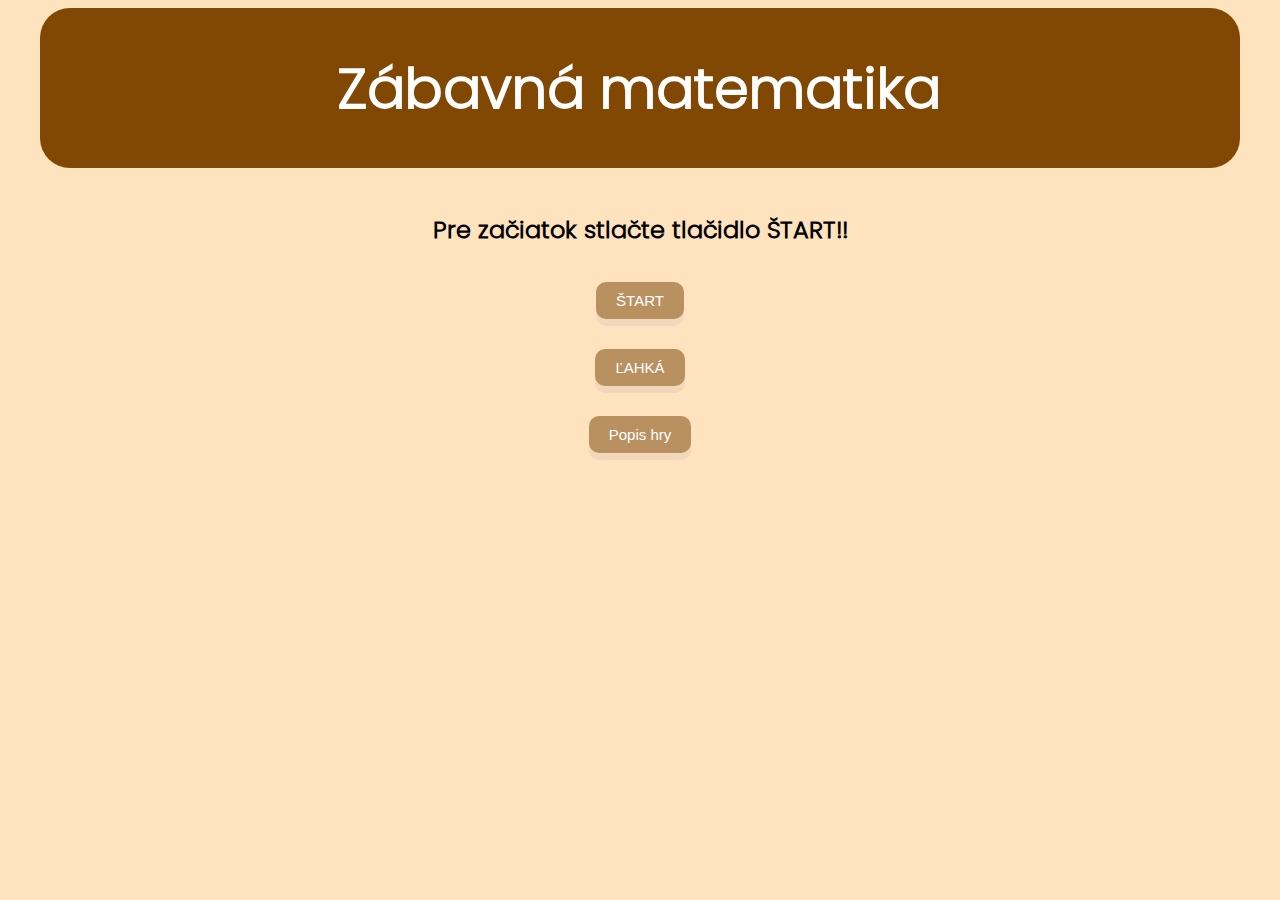
<file: index.html>
<!DOCTYPE html>
<html lang="sk">
<head>
    <meta charset="UTF-8">
    <meta http-equiv="X-UA-Compatible" content="IE=edge">
    <meta name="viewport" content="width=device-width, initial-scale=1.0">
    <title>Zábavná matematika</title>
    <script src="https://ajax.googleapis.com/ajax/libs/jquery/3.5.1/jquery.min.js"></script>
    <link rel="stylesheet" href="style.css">
    <link rel="manifest" href="manifest.json">
    <link rel="icon" type="image/x-icon" href="favicon.ico">
    <script src="./java.js" defer></script>
    <script src="./serviceworker.js" defer></script>

</head>
<body>
<header>
    <div>
        <h1> Zábavná matematika</h1>
    </div>
</header>
<section class="uvod" id="uvod">
    <h2>Pre začiatok stlačte tlačidlo ŠTART!! </h2>
    <div>
        <button id="start" onclick="hlavny_cyklus_hry()"> ŠTART </button>
    </div>
    <div>
        <button id="easy">ĽAHKÁ</button>
        <button id="medium">STREDNÁ</button>
        <button id="hard">ŤAŽKÁ</button>
    </div>
   
    <div>   
        <button onclick="gotoLink(this)" id="popis_hry_button" value="pokyny.html"> Popis hry </button>
    </div>
    
</section>

<section id="main1" >
    <div>
        <div>
            <h2>Priraď k správnemu výsledku</h2>
        </div>

        <div >
            <p id="zivot">❤️❤️❤️ </p>
        </div>
        <div id="hraciaplocha">

        </div>
        <div id="hraciaplocha_spodok">
        </div>
        <div id="hraciaplocha_spodok_pomoc">
            <p> Teraz pretiahny / klikni na vysledok vyššie ktorý chceš vybrať</p>
        </div>
        <div id="uplnyspodok">
            <div >
                <p id="level">Level: 0</p>
            </div>
            <div>
                <button id="spat"> Späť </button>
            </div>
            
            <div>
                <button id="napoveda"> Riešenie </button>
            </div>
            <div id="riesenie">

            </div>
        </div>
    </div>
</section>
    <div id="ukoncenie">
        <div>
            <p id="ukoncenie_text">Prehral si</p>
        </div>
        <div>
            <button id="znovu">Znovu</button>
        </div>
    </div>

    <script>
    if('serviceWorker' in navigator) {
    let registration;

    const registerServiceWorker = async () => {
        registration = await          
        navigator.serviceWorker.register('./serviceworker.js');
    };

        registerServiceWorker();
    }
    </script>


</body>
</html>
</file>
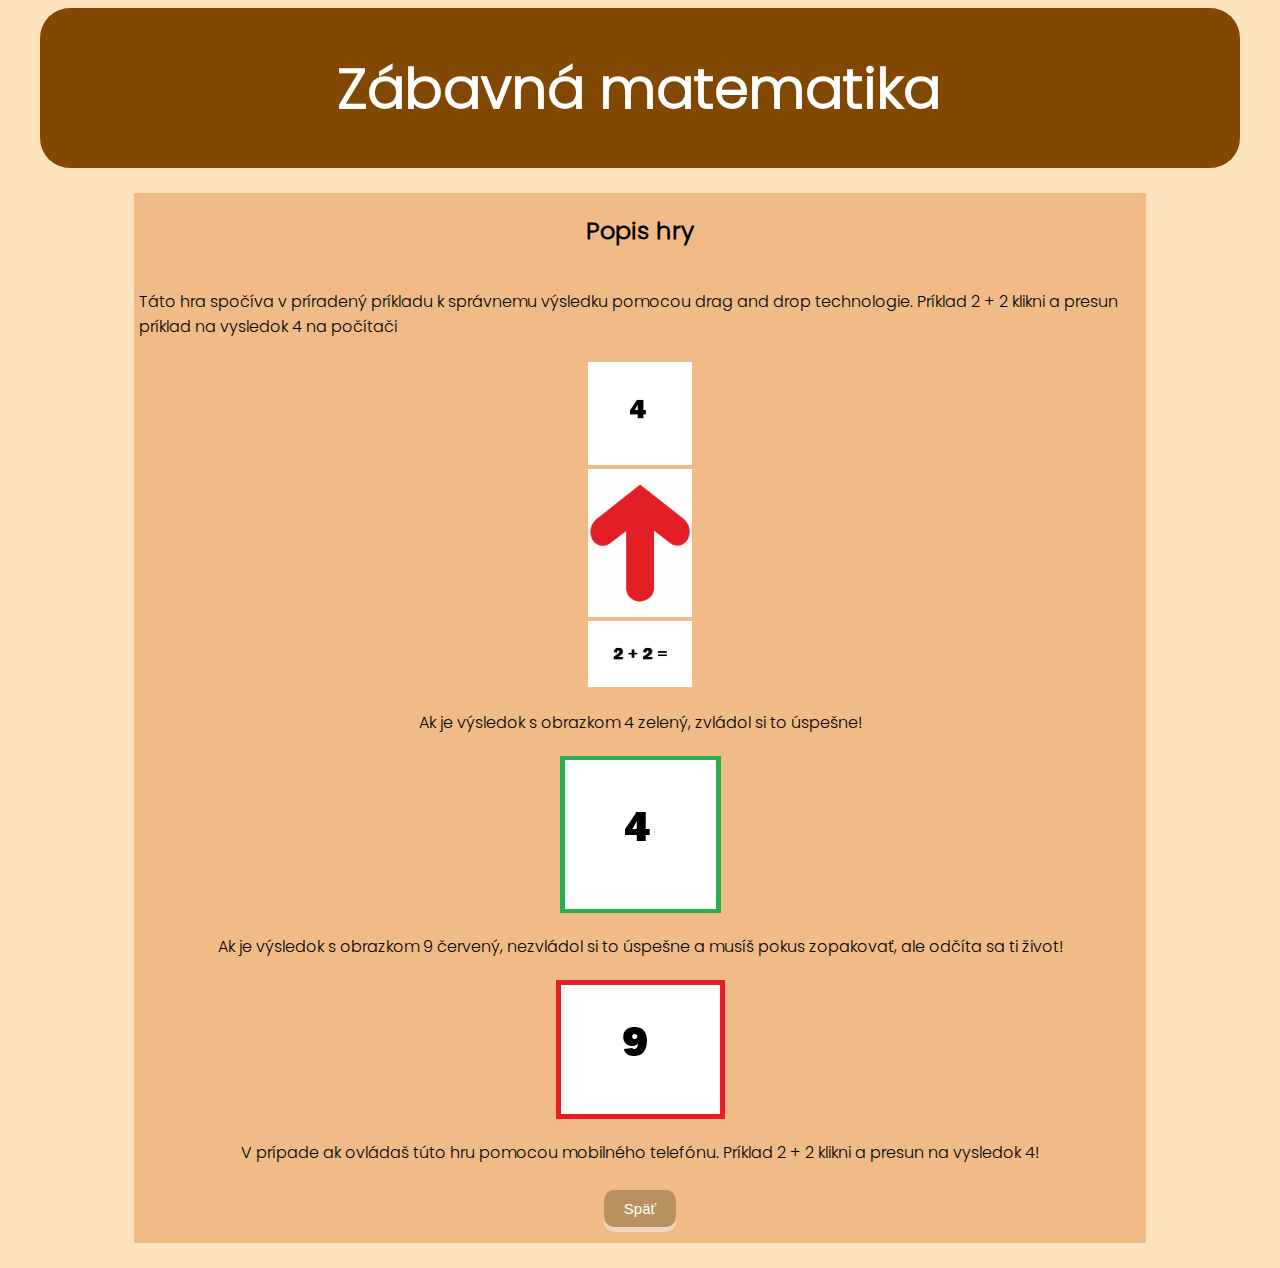
<file: pokyny.html>
<!DOCTYPE html>
<html lang="sk">
<head>
    <meta charset="UTF-8">
    <title>Zábavná matematika</title>
    <script src="https://ajax.googleapis.com/ajax/libs/jquery/3.5.1/jquery.min.js"></script>
    <link rel="stylesheet" href="style.css">
    <link rel="manifest" href="manifest.json">
    <link rel="icon" type="image/x-icon" href="favicon.ico">
    <script src="./java.js" defer></script>

</head>
<body>
<header>
    <div>
        <h1> Zábavná matematika</h1>
    </div>
</header>

<section id="popis_hry">
    <h2>Popis hry</h2>
    <div>
        <div>
            <p> Táto hra spočíva v príradený príkladu k správnemu výsledku pomocou drag and drop technologie.
                Príklad 2 + 2 klikni a presun príklad na vysledok 4 na počítači</p>
        </div>
        <div class="popis_obrazky">
            <img src="vysledky/vysledky1/vysledok1-3.png" id="priklad_vysledok"  alt="">
            <img src="sipka.png" alt="">
            <img src="priklady/priklady1/priklad1.png" id="priklad_priklad" alt="">
        </div>
        <div>
            <p> Ak je výsledok s obrazkom 4 zelený, zvládol si to úspešne!</p>
        </div>
        <div class="spravna_odpoved">
            <img src="priklady/example.png" id="spravna_odpoved_obrazok" alt="">
        </div>

        <div>
            <p> Ak je výsledok s obrazkom 9 červený, nezvládol si to úspešne a musíš pokus zopakovať, ale odčíta sa ti život! </p>
        </div>

        <div class="nespravna_odpoved">
            <img src="priklady/wrong answer.png" id="nespravna_odpoved_obrazok" alt="">
        </div>

        <div>
            <p> V prípade ak ovládaš túto hru pomocou mobilného telefónu. Príklad 2 + 2 klikni a presun na vysledok 4! </p>
        </div>


        <a href="./index.html">
            <button id="spat_popis"> Späť</button>
        </a>

    </div>
</section>

</body>
</html>
</file>
<file: style.css>
@font-face {
    font-family: 'custom_font';
    src: url(Poppins/Poppins-Light.ttf);
} 

@media print {
    * {-webkit-print-color-adjust: exact !important;   /* Chrome, Safari 6 – 15.3, Edge */
        print-color-adjust: exact !important;           /* Firefox 97+, Safari 15.4+ */}
}

h1{
    color: white;
    font-size: 3.5rem;    
}

h2{
    color: rgb(0, 0, 0);
    font-size: 1.5rem;
}

header {
    font-family: 'custom_font';
    min-width: 300px;
    margin: auto;
    position: relative;
    display: block;
    width: 95%;
    border-radius: 30px;
    background-color: rgb(129, 72, 3);
}
header > div {
    display: flex;
    justify-content: center;
}
#main1 {
    position: relative;
    margin-left: auto;
    margin-right: auto;
    margin-top: 2%;
    background-color: #F1BB87;
    display: none;
    width: 80%;
    height: auto;
    align-items: center;
    flex-direction: column;
}

#popis_hry {
    position: relative;
    margin-left: auto;
    margin-right: auto;
    margin-top: 2%;
    margin-bottom: 2%;
    padding-bottom: 20px;
    background-color: #F1BB87;
    display: flex;
    width: 80%;
    height: auto;
    align-items: center;
    flex-direction: column;
}

#main1 > div {
    display: flex;
    flex-direction: column;
    align-items: center;
    max-height: 60%;
}
#popis_hry > div {
    display: flex;
    z-index: 1;
    flex-direction: column;
    align-items: center;
    max-height: 60%;
}
.popis_obrazky img {
    width: 40%;
    height: 40%;
    max-width: 300px;
    max-height: 300px;
    padding: 2px;
}
#popis_hry > div > div {
    display: flex;
    align-items: center;
    flex-direction: column;
    justify-content: space-evenly;
}
#popis_hry > div > div > p {
    font-size: medium;
    padding: 5px;
}
.kontrola {
    position: absolute;
    right: 10%;
    top: 85%;
    background-color: #F7EF99;
    padding: 15px;
}

#box {
    width: 100px;
    height: 100px;
    background-color: #ccc;
    cursor: pointer;
    position: absolute;
}

.uvod {
    display: flex;
    flex-direction: column;
    height: 300px;
    justify-content: flex-end;
    align-items: center;
}

.uvod > div {
    padding: 15px;
}

#start, #popis_hry_button , #spat , #znovu, #napoveda, #easy, #medium, #hard {
    display: inline-block;
    padding: 10px 20px;
    font-size: 15px;
    cursor: pointer;
    text-align: center;
    text-decoration: none;
    outline: none;
    color: #fff;
    background-color: rgb(185, 145, 97);
    border: none;
    border-radius: 10px;
    box-shadow: 0 7px rgb(241, 216, 186);
}


#spat_popis{
    display: inline-block;
    padding: 10px 20px;
    font-size: 15px;
    cursor: pointer;
    text-align: center;
    text-decoration: none;
    outline: none;
    color: #fff;
    background-color: rgb(185, 145, 97);
    border: none;
    border-radius: 10px;
    box-shadow: 0 7px rgb(241, 216, 186);
}

#start:hover, #popis_hry_button:hover, #spat:hover, #spat_popis , #znovu, #napoveda:hover, #easy:hover, #medium:hover, #hard:hover {background-color:rgb(153, 89, 10)}

#start:active, #popis:active, #spat:active ,#spat_popis , #znovu, #easy:active, #medium:active, #hard:active {
    background-color: rgb(185, 145, 97);
    box-shadow: 0 5px rgb(241, 216, 186);
    transform: translateY(4px);
}
#hraciaplocha_spodok {
    display: flex;
    padding: 15px;
    justify-content: center;
}
#hraciaplocha_spodok  > img {
    max-width: 80%;
}

#hraciaplocha_spodok_pomoc {
    display: none;
    position: absolute;
    background-color: rgba(255, 201, 136, 0.544);
    color: rgb(0, 0, 0);
}

#hraciaplocha {
    width: 100%;
    height: auto;
    display: flex;
    align-items: center;
    justify-content: space-evenly;
    flex-wrap: wrap;
    align-content: center;
}
@media (max-width: 280px){
    #hraciaplocha > img {
        height:  50px;
        width: 100px;
        max-width: 80%;
    }
}
#hraciaplocha > img {
    height:  100px;
    width: 100px;
    max-width: 80%;
}

#uplnyspodok {
    display: flex;
    width: 100%;
    height: 150px;
    flex-direction: row;
    justify-content: space-evenly;
    flex-wrap: wrap;

}

#ukoncenie {
    display: none;
    flex-direction: column;
    align-items: center;
    position: fixed; /* Stay in place */
    z-index: 1; /* Sit on top */
    top: 20%;
    left: 10%;
    width: 80%; /* Full width */
    height: 80%; /* Full height */
    max-height: 550px;
    border: 2px solid;
    background-color: #F1BB87;
    justify-content: center;
}

body {
    font-family: 'custom_font';
    background-color: rgba(255, 201, 136, 0.544);
    display: block;
    justify-content: center;
    align-items: center;
}

#medium, #hard {
    display: none;
}
</file>
